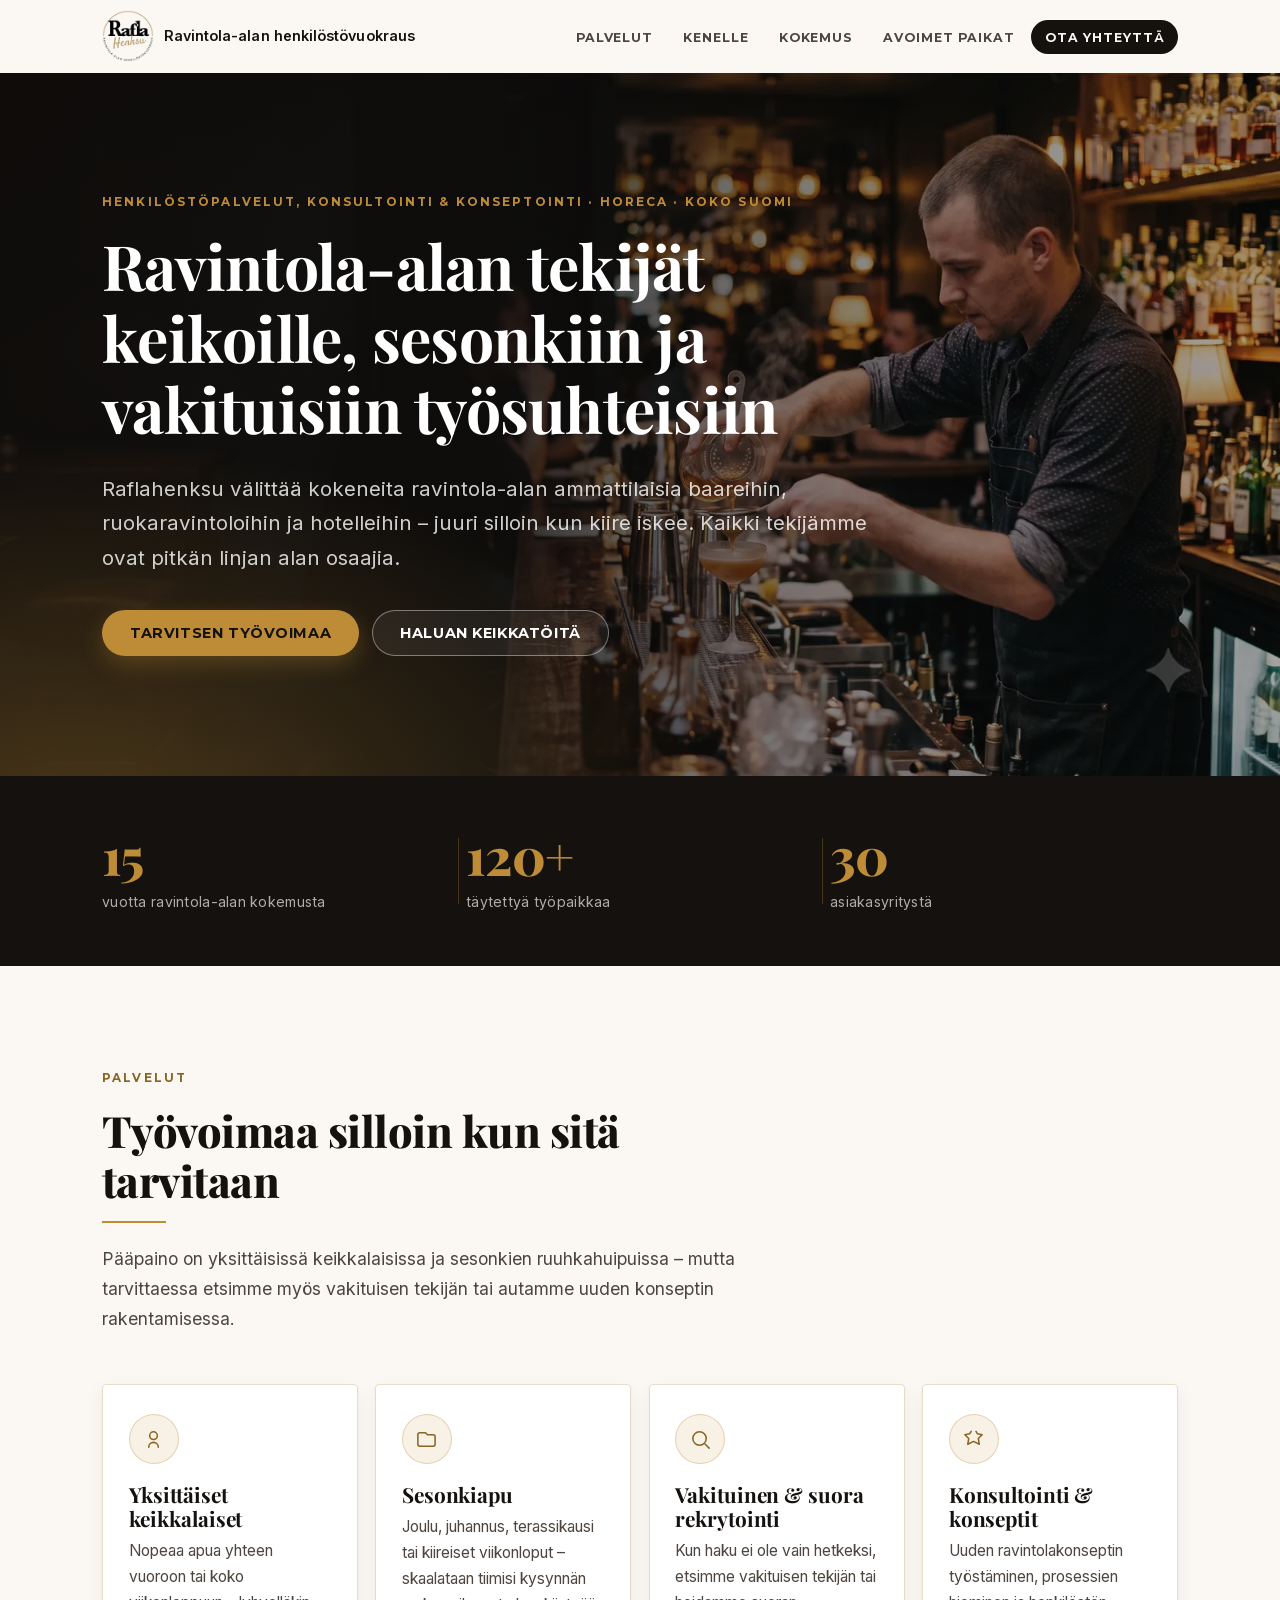
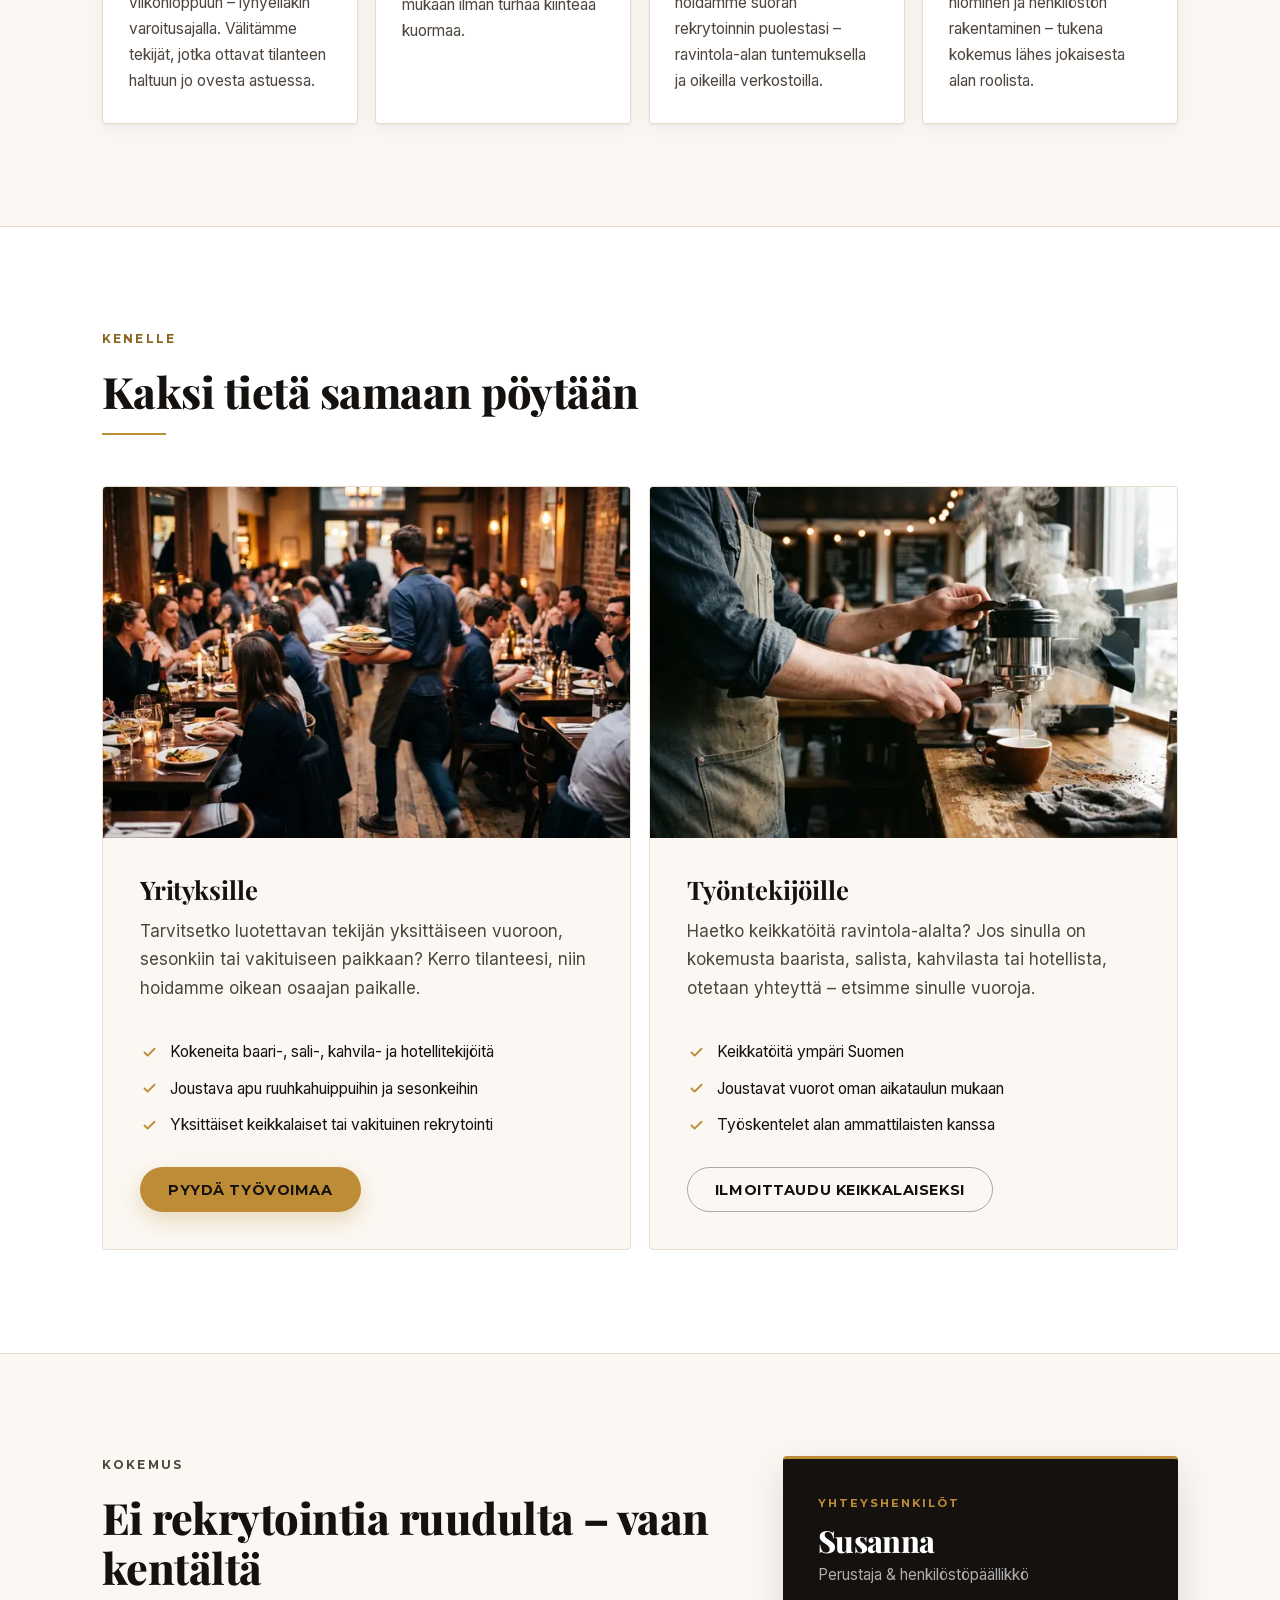
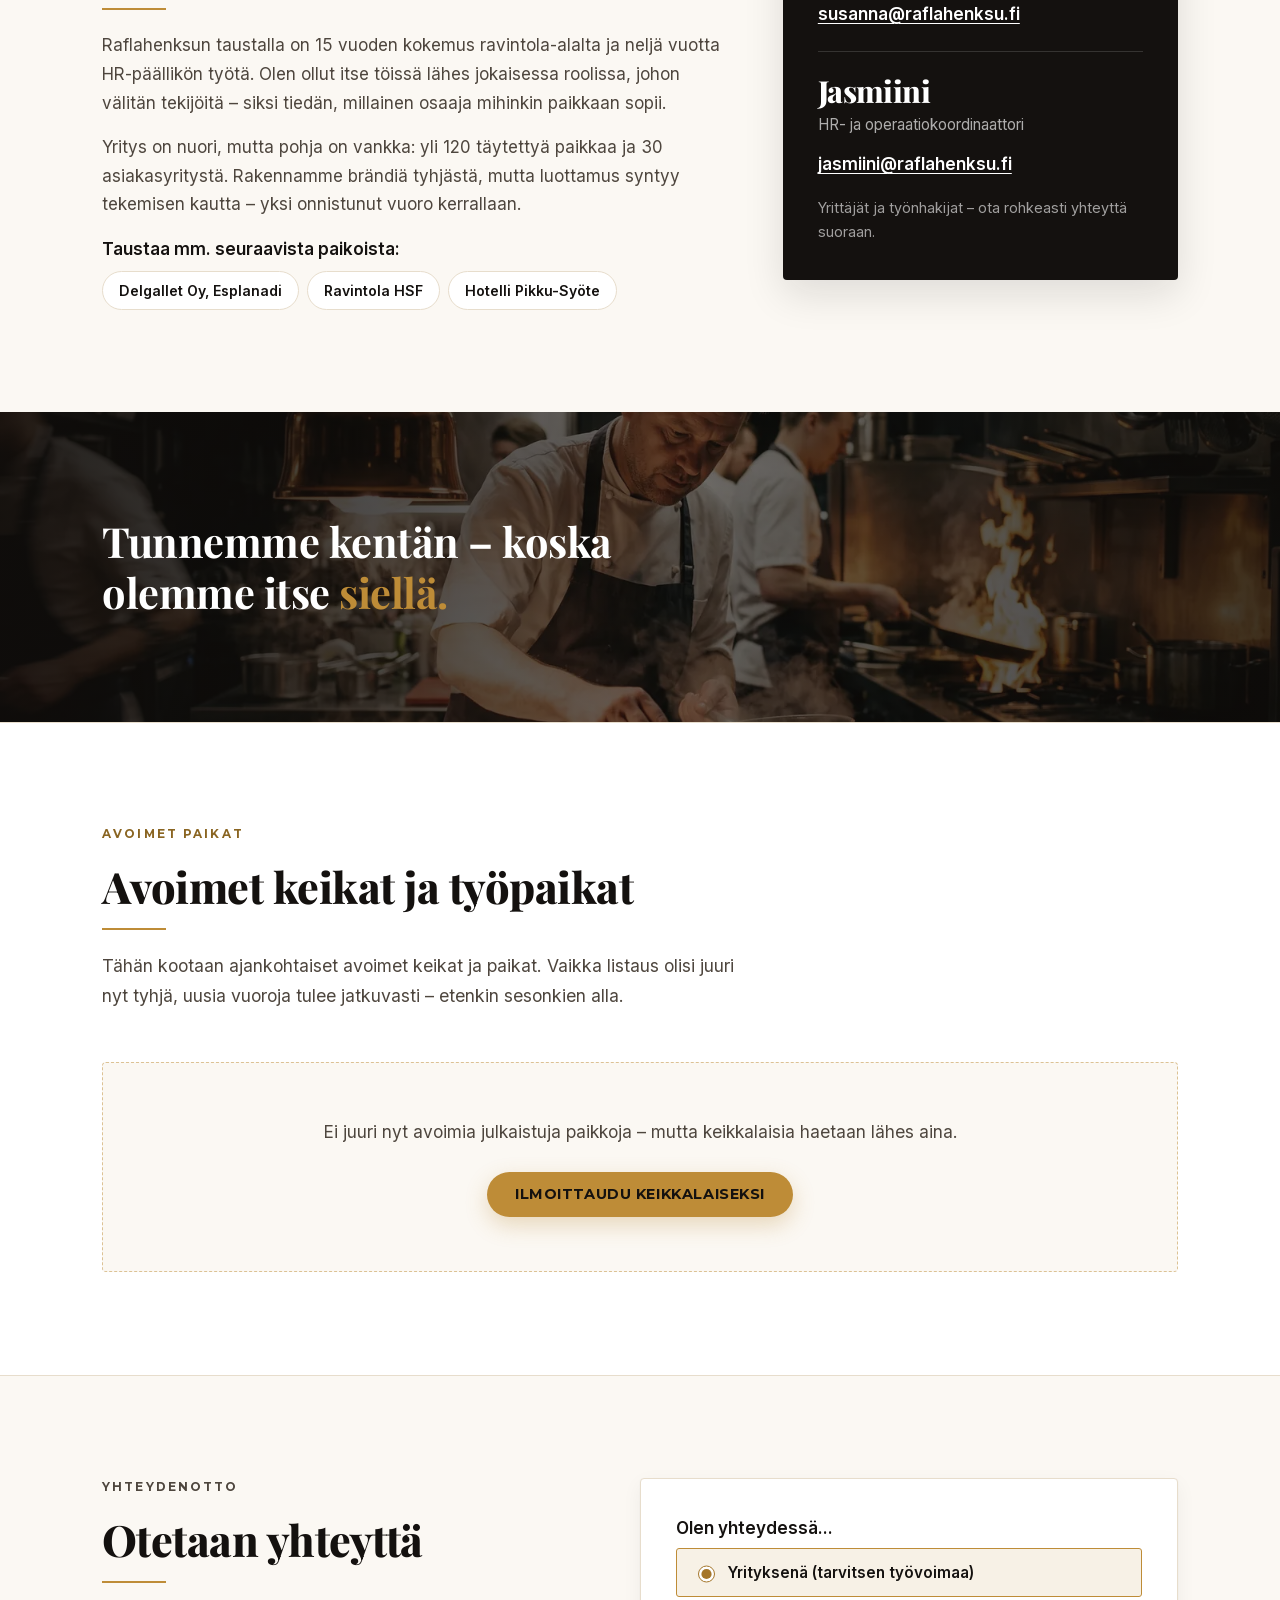
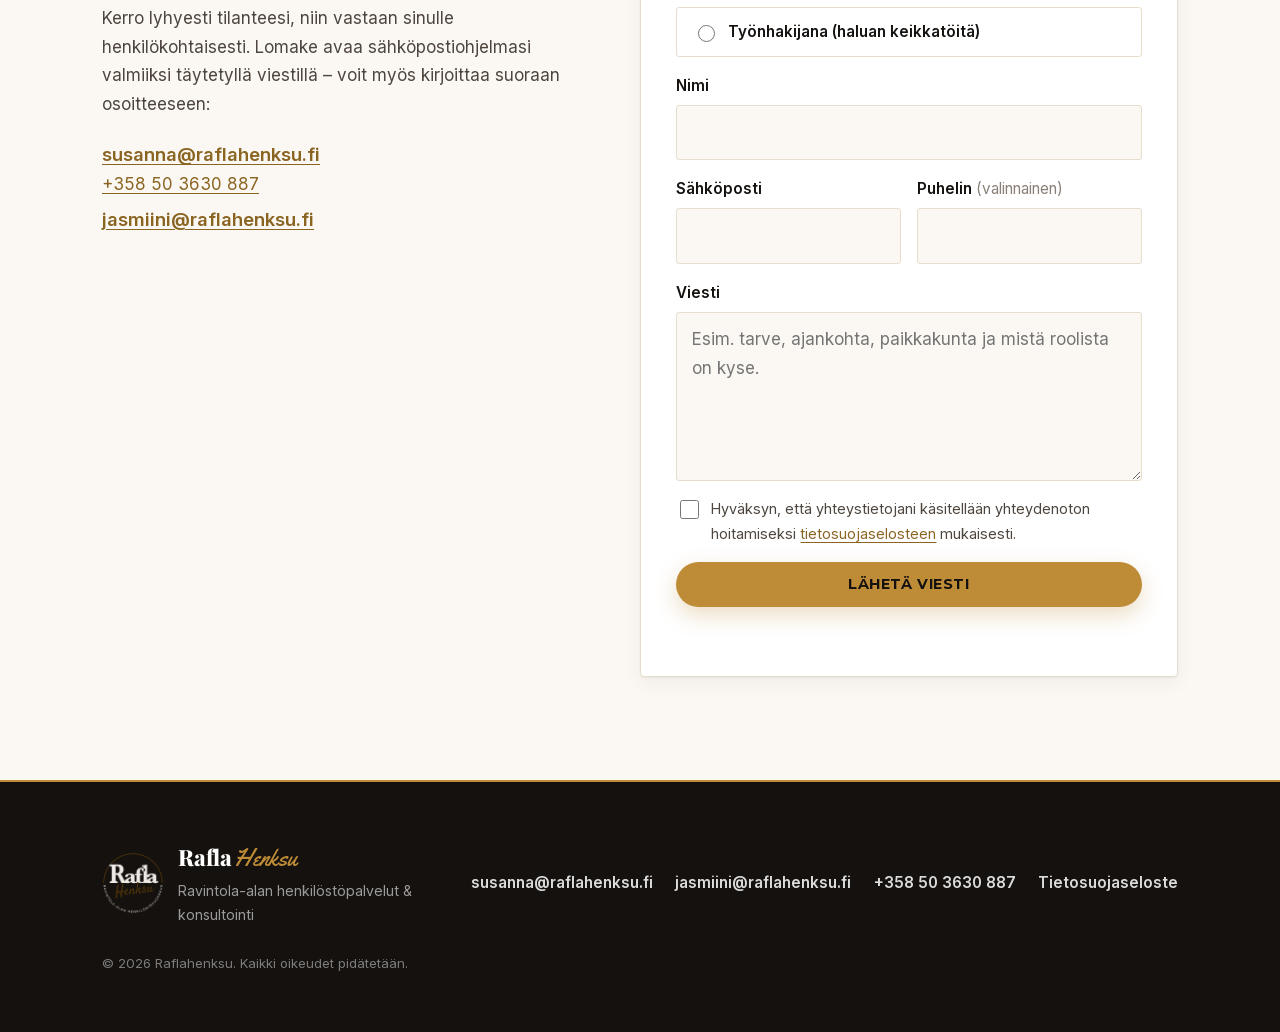
<file: index.html>
<!DOCTYPE html>
<html lang="fi" class="no-js">
<head>
  <meta charset="utf-8">
  <meta name="viewport" content="width=device-width, initial-scale=1">
  <title>Ravintola-alan henkilöstövuokraus ja keikkalaiset | Raflahenksu</title>
  <meta name="description" content="Raflahenksu välittää kokeneita ravintola-alan keikkalaisia baareihin, ruokaravintoloihin ja hotelleihin ympäri Suomen. Sesonkiapua, rekrytointia ja HORECA-konsultointia.">
  <meta name="theme-color" content="#14110F">
  <meta name="robots" content="index,follow,max-image-preview:large,max-snippet:-1">
  <link rel="canonical" href="https://raflahenksu.fi/">

  <!-- Open Graph -->
  <meta property="og:type" content="website">
  <meta property="og:locale" content="fi_FI">
  <meta property="og:site_name" content="Raflahenksu">
  <meta property="og:title" content="Raflahenksu – Ravintola-alan henkilöstöpalvelut ja konsultointi">
  <meta property="og:description" content="Kokeneita ravintola-alan keikkalaisia ja sesonkiapua ympäri Suomen. Ota yhteyttä – rakennamme luotettavan tiimin juuri sinun tarpeeseesi.">
  <meta property="og:url" content="https://raflahenksu.fi/">
  <meta property="og:image" content="https://raflahenksu.fi/og-image.jpg">
  <meta property="og:image:type" content="image/jpeg">
  <meta property="og:image:width" content="1200">
  <meta property="og:image:height" content="630">
  <meta property="og:image:alt" content="Raflahenksu – ravintola-alan henkilöstövuokraus">

  <!-- Twitter / X -->
  <meta name="twitter:card" content="summary_large_image">
  <meta name="twitter:title" content="Raflahenksu – ravintola-alan henkilöstövuokraus">
  <meta name="twitter:description" content="Kokeneita ravintola-alan keikkalaisia ja sesonkiapua ympäri Suomen. Ota yhteyttä – rakennamme luotettavan tiimin juuri sinun tarpeeseesi.">
  <meta name="twitter:image" content="https://raflahenksu.fi/og-image.jpg">
  <meta name="twitter:image:alt" content="Raflahenksu – ravintola-alan henkilöstövuokraus">

  <link rel="icon" type="image/png" sizes="64x64" href="favicon-64.png">
  <link rel="apple-touch-icon" href="apple-touch-icon.png">
  <link rel="preload" href="fonts/playfair-display.woff2" as="font" type="font/woff2" crossorigin>
  <link rel="preload" href="fonts/yellowtail-400.woff2" as="font" type="font/woff2" crossorigin>
  <link rel="preload" href="fonts/inter-400.woff2" as="font" type="font/woff2" crossorigin>
  <link rel="preload" as="image" href="img/hero-1600.webp"
        imagesrcset="img/hero-900.webp 900w, img/hero-1600.webp 1600w" imagesizes="100vw">
  <link rel="stylesheet" href="styles.css">

  <!-- Estä animaatioiden "vilkkuminen" ennen JS:n latautumista -->
  <script>document.documentElement.classList.remove('no-js');document.documentElement.classList.add('js');</script>

  <!-- Rakennettu data: hakukoneita varten -->
  <script type="application/ld+json">
  {
    "@context": "https://schema.org",
    "@graph": [
      {
        "@type": "EmploymentAgency",
        "@id": "https://raflahenksu.fi/#organisaatio",
        "name": "Raflahenksu",
        "alternateName": "Rafla Henksu",
        "description": "Ravintola-alan henkilöstöpalvelut ja konsultointi. Kokeneita keikkalaisia baareihin, ruokaravintoloihin ja hotelleihin ympäri Suomen.",
        "url": "https://raflahenksu.fi/",
        "logo": "https://raflahenksu.fi/logo.png",
        "image": "https://raflahenksu.fi/og-image.jpg",
        "email": "susanna@raflahenksu.fi",
        "telephone": "+358503630887",
        "founder": { "@type": "Person", "name": "Susanna", "jobTitle": "Perustaja & henkilöstöpäällikkö" },
        "areaServed": { "@type": "Country", "name": "Suomi" },
        "knowsAbout": ["Ravintola-ala", "HORECA", "Henkilöstövuokraus", "Keikkatyö", "Rekrytointi", "Ravintolakonsultointi"],
        "contactPoint": [
          {
            "@type": "ContactPoint",
            "contactType": "customer support",
            "name": "Susanna",
            "email": "susanna@raflahenksu.fi",
            "telephone": "+358503630887",
            "availableLanguage": ["fi"]
          },
          {
            "@type": "ContactPoint",
            "contactType": "recruitment",
            "name": "Jasmiini",
            "email": "jasmiini@raflahenksu.fi",
            "availableLanguage": ["fi"]
          }
        ],
        "hasOfferCatalog": {
          "@type": "OfferCatalog",
          "name": "Ravintola-alan henkilöstöpalvelut",
          "itemListElement": [
            { "@type": "Offer", "itemOffered": { "@type": "Service", "name": "Yksittäiset keikkalaiset", "description": "Nopeaa apua yhteen vuoroon tai koko viikonloppuun, lyhyelläkin varoitusajalla." } },
            { "@type": "Offer", "itemOffered": { "@type": "Service", "name": "Sesonkiapu", "description": "Lisäkädet sesonkien ja viikonloppujen ruuhkahuippuihin." } },
            { "@type": "Offer", "itemOffered": { "@type": "Service", "name": "Vakituinen ja suora rekrytointi", "description": "Vakituisen tekijän haku sekä suora rekrytointi ravintola-alan tuntemuksella." } },
            { "@type": "Offer", "itemOffered": { "@type": "Service", "name": "Konsultointi ja konseptit", "description": "Uuden ravintolakonseptin työstäminen, prosessien hiominen ja henkilöstön rakentaminen." } }
          ]
        }
      },
      {
        "@type": "WebSite",
        "@id": "https://raflahenksu.fi/#sivusto",
        "url": "https://raflahenksu.fi/",
        "name": "Raflahenksu",
        "inLanguage": "fi-FI",
        "publisher": { "@id": "https://raflahenksu.fi/#organisaatio" }
      },
      {
        "@type": "WebPage",
        "@id": "https://raflahenksu.fi/#etusivu",
        "url": "https://raflahenksu.fi/",
        "name": "Ravintola-alan henkilöstövuokraus ja keikkalaiset | Raflahenksu",
        "description": "Raflahenksu välittää kokeneita ravintola-alan keikkalaisia baareihin, ruokaravintoloihin ja hotelleihin ympäri Suomen.",
        "inLanguage": "fi-FI",
        "isPartOf": { "@id": "https://raflahenksu.fi/#sivusto" },
        "about": { "@id": "https://raflahenksu.fi/#organisaatio" },
        "primaryImageOfPage": "https://raflahenksu.fi/og-image.jpg"
      }
    ]
  }
  </script>
</head>
<body>
  <a class="skip-link" href="#sisalto">Siirry sisältöön</a>

  <header class="site-header" id="top">
    <div class="wrap header-inner">
      <a class="brand" href="#top" aria-label="Raflahenksu – etusivu">
        <img class="brand-logo" src="logo.webp" alt="" width="52" height="52" fetchpriority="high">
        <span class="brand-text" aria-hidden="true">Ravintola-alan henkilöstövuokraus</span>
      </a>

      <nav class="nav" aria-label="Päävalikko">
        <button class="nav-toggle" aria-expanded="false" aria-controls="nav-menu">
          <span class="nav-toggle-bars" aria-hidden="true"></span>
          <span class="visually-hidden">Valikko</span>
        </button>
        <ul class="nav-menu" id="nav-menu">
          <li><a href="#palvelut">Palvelut</a></li>
          <li><a href="#kenelle">Kenelle</a></li>
          <li><a href="#kokemus">Kokemus</a></li>
          <li><a href="#tyopaikat">Avoimet paikat</a></li>
          <li><a class="nav-cta" href="#yhteys">Ota yhteyttä</a></li>
        </ul>
      </nav>
    </div>
  </header>

  <main id="sisalto">

    <!-- HERO -->
    <section class="hero">
      <img class="hero-photo" src="img/hero-1600.webp"
           srcset="img/hero-900.webp 900w, img/hero-1600.webp 1600w" sizes="100vw"
           alt="Baarimikko valmistaa cocktailia ravintolan baaritiskillä" width="1600" height="893" fetchpriority="high" decoding="async">
      <div class="hero-scrim" aria-hidden="true"></div>
      <div class="wrap hero-inner">
        <p class="eyebrow reveal">Henkilöstöpalvelut, Konsultointi &amp; Konseptointi · HORECA · koko Suomi</p>
        <h1 class="hero-title reveal">Ravintola-alan tekijät<br>keikoille, sesonkiin ja<br>vakituisiin työsuhteisiin</h1>
        <p class="hero-lead reveal">Raflahenksu välittää kokeneita ravintola-alan ammattilaisia baareihin, ruokaravintoloihin ja hotelleihin – juuri silloin kun kiire iskee. Kaikki tekijämme ovat pitkän linjan alan osaajia.</p>
        <div class="hero-actions reveal">
          <a class="btn btn-primary" href="#yhteys" data-role="yritys">Tarvitsen työvoimaa</a>
          <a class="btn btn-ghost" href="#yhteys" data-role="tekija">Haluan keikkatöitä</a>
        </div>
      </div>
    </section>

    <!-- LUVUT / USKOTTAVUUS -->
    <section class="stats" aria-label="Raflahenksu lukuina">
      <div class="wrap stats-grid">
        <div class="stat reveal">
          <span class="stat-num" data-count="15">15</span>
          <span class="stat-label">vuotta ravintola-alan kokemusta</span>
        </div>
        <div class="stat reveal">
          <span class="stat-num" data-count="120" data-suffix="+">120+</span>
          <span class="stat-label">täytettyä työpaikkaa</span>
        </div>
        <div class="stat reveal">
          <span class="stat-num" data-count="30">30</span>
          <span class="stat-label">asiakasyritystä</span>
        </div>
      </div>
    </section>

    <!-- PALVELUT -->
    <section class="section" id="palvelut">
      <div class="wrap">
        <header class="section-head reveal">
          <p class="eyebrow">Palvelut</p>
          <h2>Työvoimaa silloin kun sitä tarvitaan</h2>
          <p class="section-lead">Pääpaino on yksittäisissä keikkalaisissa ja sesonkien ruuhkahuipuissa – mutta tarvittaessa etsimme myös vakituisen tekijän tai autamme uuden konseptin rakentamisessa.</p>
        </header>

        <div class="cards">
          <article class="card reveal">
            <span class="card-icon" aria-hidden="true">
              <svg viewBox="0 0 24 24" fill="none" stroke="currentColor" stroke-width="1.6" stroke-linecap="round" stroke-linejoin="round"><path d="M17 20a5 5 0 0 0-10 0"/><circle cx="12" cy="8" r="4"/></svg>
            </span>
            <h3>Yksittäiset keikkalaiset</h3>
            <p>Nopeaa apua yhteen vuoroon tai koko viikonloppuun – lyhyelläkin varoitusajalla. Välitämme tekijät, jotka ottavat tilanteen haltuun jo ovesta astuessa.</p>
          </article>

          <article class="card reveal">
            <span class="card-icon" aria-hidden="true">
              <svg viewBox="0 0 24 24" fill="none" stroke="currentColor" stroke-width="1.6" stroke-linecap="round" stroke-linejoin="round"><path d="M3 7v10a2 2 0 0 0 2 2h14a2 2 0 0 0 2-2V9a2 2 0 0 0-2-2h-6l-2-2H5a2 2 0 0 0-2 2Z"/></svg>
            </span>
            <h3>Sesonkiapu</h3>
            <p>Joulu, juhannus, terassikausi tai kiireiset viikonloput – skaalataan tiimisi kysynnän mukaan ilman turhaa kiinteää kuormaa.</p>
          </article>

          <article class="card reveal">
            <span class="card-icon" aria-hidden="true">
              <svg viewBox="0 0 24 24" fill="none" stroke="currentColor" stroke-width="1.6" stroke-linecap="round" stroke-linejoin="round"><circle cx="11" cy="11" r="7"/><path d="m21 21-4.3-4.3"/></svg>
            </span>
            <h3>Vakituinen &amp; suora rekrytointi</h3>
            <p>Kun haku ei ole vain hetkeksi, etsimme vakituisen tekijän tai hoidamme suoran rekrytoinnin puolestasi – ravintola-alan tuntemuksella ja oikeilla verkostoilla.</p>
          </article>

          <article class="card reveal">
            <span class="card-icon" aria-hidden="true">
              <svg viewBox="0 0 24 24" fill="none" stroke="currentColor" stroke-width="1.6" stroke-linecap="round" stroke-linejoin="round"><path d="M9.6 3.5 8 6 3 7l4 4-1 6 6-3 6 3-1-6 4-4-5-1-1.4-2.5"/></svg>
            </span>
            <h3>Konsultointi &amp; konseptit</h3>
            <p>Uuden ravintolakonseptin työstäminen, prosessien hiominen ja henkilöstön rakentaminen – tukena kokemus lähes jokaisesta alan roolista.</p>
          </article>
        </div>
      </div>
    </section>

    <!-- KENELLE -->
    <section class="section section-alt" id="kenelle">
      <div class="wrap">
        <header class="section-head reveal">
          <p class="eyebrow">Kenelle</p>
          <h2>Kaksi tietä samaan pöytään</h2>
        </header>

        <div class="split">
          <article class="panel reveal">
            <img class="panel-media" src="img/dining-1080.webp"
                 srcset="img/dining-640.webp 640w, img/dining-1080.webp 1080w"
                 sizes="(min-width:900px) 540px, 100vw"
                 alt="Tarjoilija vie annoksia täydessä ravintolasalissa"
                 width="1080" height="725" loading="lazy" decoding="async">
            <div class="panel-body">
              <h3>Yrityksille</h3>
              <p>Tarvitsetko luotettavan tekijän yksittäiseen vuoroon, sesonkiin tai vakituiseen paikkaan? Kerro tilanteesi, niin hoidamme oikean osaajan paikalle.</p>
              <ul class="ticks">
                <li>Kokeneita baari-, sali-, kahvila- ja hotellitekijöitä</li>
                <li>Joustava apu ruuhkahuippuihin ja sesonkeihin</li>
                <li>Yksittäiset keikkalaiset tai vakituinen rekrytointi</li>
              </ul>
              <a class="btn btn-primary" href="#yhteys" data-role="yritys">Pyydä työvoimaa</a>
            </div>
          </article>

          <article class="panel reveal">
            <img class="panel-media" src="img/cafe-1080.webp"
                 srcset="img/cafe-640.webp 640w, img/cafe-1080.webp 1080w"
                 sizes="(min-width:900px) 540px, 100vw"
                 alt="Barista valmistaa espressoa kahvilan tiskillä"
                 width="1080" height="725" loading="lazy" decoding="async">
            <div class="panel-body">
              <h3>Työntekijöille</h3>
              <p>Haetko keikkatöitä ravintola-alalta? Jos sinulla on kokemusta baarista, salista, kahvilasta tai hotellista, otetaan yhteyttä – etsimme sinulle vuoroja.</p>
              <ul class="ticks">
                <li>Keikkatöitä ympäri Suomen</li>
                <li>Joustavat vuorot oman aikataulun mukaan</li>
                <li>Työskentelet alan ammattilaisten kanssa</li>
              </ul>
              <a class="btn btn-outline" href="#yhteys" data-role="tekija">Ilmoittaudu keikkalaiseksi</a>
            </div>
          </article>
        </div>
      </div>
    </section>

    <!-- KOKEMUS / USKOTTAVUUS -->
    <section class="section" id="kokemus">
      <div class="wrap">
        <div class="about">
          <div class="about-text reveal">
            <p class="eyebrow">Kokemus</p>
            <h2>Ei rekrytointia ruudulta – vaan kentältä</h2>
            <p>Raflahenksun taustalla on 15 vuoden kokemus ravintola-alalta ja neljä vuotta HR-päällikön työtä. Olen ollut itse töissä lähes jokaisessa roolissa, johon välitän tekijöitä – siksi tiedän, millainen osaaja mihinkin paikkaan sopii.</p>
            <p>Yritys on nuori, mutta pohja on vankka: yli 120 täytettyä paikkaa ja 30 asiakasyritystä. Rakennamme brändiä tyhjästä, mutta luottamus syntyy tekemisen kautta – yksi onnistunut vuoro kerrallaan.</p>
            <p class="about-ref">Taustaa mm. seuraavista paikoista:</p>
            <ul class="refs">
              <li>Delgallet Oy, Esplanadi</li>
              <li>Ravintola HSF</li>
              <li>Hotelli Pikku-Syöte</li>
            </ul>
          </div>

          <aside class="about-card reveal">
            <p class="about-card-kicker">Yhteyshenkilöt</p>
            <div class="about-person">
              <p class="about-card-name">Susanna</p>
              <p class="about-card-role">Perustaja &amp; henkilöstöpäällikkö</p>
              <a class="about-card-mail" href="mailto:susanna@raflahenksu.fi">susanna@raflahenksu.fi</a>
            </div>
            <div class="about-person">
              <p class="about-card-name">Jasmiini</p>
              <p class="about-card-role">HR- ja operaatiokoordinaattori</p>
              <a class="about-card-mail" href="mailto:jasmiini@raflahenksu.fi">jasmiini@raflahenksu.fi</a>
            </div>
            <p class="about-card-note">Yrittäjät ja työnhakijat – ota rohkeasti yhteyttä suoraan.</p>
          </aside>
        </div>
      </div>
    </section>

    <!-- KEITTIÖ-KAISTALE -->
    <section class="band" aria-label="Raflahenksu – kentän tuntemus">
      <img class="band-media" src="img/kitchen-1600.webp"
           srcset="img/kitchen-1024.webp 1024w, img/kitchen-1600.webp 1600w" sizes="100vw"
           alt="Kokki viimeistelee annosta ravintolan keittiössä"
           width="1600" height="893" loading="lazy" decoding="async">
      <div class="band-scrim" aria-hidden="true"></div>
      <div class="wrap band-inner reveal">
        <p class="band-text">Tunnemme kentän – koska olemme itse <span>siellä.</span></p>
      </div>
    </section>

    <!-- AVOIMET PAIKAT -->
    <section class="section section-alt" id="tyopaikat">
      <div class="wrap">
        <header class="section-head reveal">
          <p class="eyebrow">Avoimet paikat</p>
          <h2>Avoimet keikat ja työpaikat</h2>
          <p class="section-lead">Tähän kootaan ajankohtaiset avoimet keikat ja paikat. Vaikka listaus olisi juuri nyt tyhjä, uusia vuoroja tulee jatkuvasti – etenkin sesonkien alla.</p>
        </header>

        <div class="jobs reveal">
          <!-- Lisää avoimet paikat tähän .job-korteilla, esim: -->
          <!--
          <article class="job">
            <div>
              <h3 class="job-title">Baarimikko – viikonloppu</h3>
              <p class="job-meta">Helsinki · Keikka · Heti</p>
            </div>
            <a class="btn btn-outline btn-sm" href="#yhteys" data-role="tekija" data-job="Baarimikko – viikonloppu">Hae paikkaa</a>
          </article>
          -->
          <div class="jobs-empty">
            <p>Ei juuri nyt avoimia julkaistuja paikkoja – mutta keikkalaisia haetaan lähes aina.</p>
            <a class="btn btn-primary" href="#yhteys" data-role="tekija">Ilmoittaudu keikkalaiseksi</a>
          </div>
        </div>
      </div>
    </section>

    <!-- YHTEYDENOTTO -->
    <section class="section" id="yhteys">
      <div class="wrap">
        <div class="contact">
          <div class="contact-intro reveal">
            <p class="eyebrow">Yhteydenotto</p>
            <h2>Otetaan yhteyttä</h2>
            <p>Kerro lyhyesti tilanteesi, niin vastaan sinulle henkilökohtaisesti. Lomake avaa sähköpostiohjelmasi valmiiksi täytetyllä viestillä – voit myös kirjoittaa suoraan osoitteeseen:</p>
            <a class="contact-mail" href="mailto:susanna@raflahenksu.fi">susanna@raflahenksu.fi</a><br> <a href="tel:+358503630887">+358 50 3630 887</a> <br>
            <a class="contact-mail" href="mailto:jasmiini@raflahenksu.fi">jasmiini@raflahenksu.fi</a>
          </div>

          <form class="contact-form reveal" id="contact-form" novalidate>
            <fieldset class="role-select">
              <legend>Olen yhteydessä...</legend>
              <label class="chip">
                <input type="radio" name="role" value="yritys" checked>
                <span>Yrityksenä (tarvitsen työvoimaa)</span>
              </label>
              <label class="chip">
                <input type="radio" name="role" value="tekija">
                <span>Työnhakijana (haluan keikkatöitä)</span>
              </label>
            </fieldset>

            <div class="field">
              <label for="name">Nimi</label>
              <input type="text" id="name" name="name" autocomplete="name" required>
            </div>

            <div class="field-row">
              <div class="field">
                <label for="email">Sähköposti</label>
                <input type="email" id="email" name="email" autocomplete="email" required>
              </div>
              <div class="field">
                <label for="phone">Puhelin <span class="opt">(valinnainen)</span></label>
                <input type="tel" id="phone" name="phone" autocomplete="tel">
              </div>
            </div>

            <div class="field">
              <label for="message">Viesti</label>
              <textarea id="message" name="message" rows="5" required placeholder="Esim. tarve, ajankohta, paikkakunta ja mistä roolista on kyse."></textarea>
            </div>

            <label class="consent">
              <input type="checkbox" id="consent" name="consent" required>
              <span>Hyväksyn, että yhteystietojani käsitellään yhteydenoton hoitamiseksi <a href="tietosuoja.html">tietosuojaselosteen</a> mukaisesti.</span>
            </label>

            <button type="submit" class="btn btn-primary btn-block">Lähetä viesti</button>
            <p class="form-note" id="form-note" role="status" aria-live="polite"></p>
          </form>
        </div>
      </div>
    </section>
  </main>

  <footer class="site-footer">
    <div class="wrap footer-inner">
      <div class="footer-brand">
        <img class="footer-logo" src="logo-light.webp" alt="" width="62" height="62" loading="lazy">
        <div>
          <p class="footer-name"><span class="brand-rafla">Rafla</span><span class="brand-henksu">Henksu</span></p>
          <p class="footer-tag">Ravintola-alan henkilöstöpalvelut &amp; konsultointi</p>
        </div>
      </div>
      <div class="footer-links">
        <a href="mailto:susanna@raflahenksu.fi">susanna@raflahenksu.fi</a>
        <a href="mailto:jasmiini@raflahenksu.fi">jasmiini@raflahenksu.fi</a>
        <a href="tel:+358503630887">+358 50 3630 887</a>
        <a href="tietosuoja.html">Tietosuojaseloste</a>
      </div>
      <p class="footer-copy">© <span id="year">2026</span> Raflahenksu. Kaikki oikeudet pidätetään.</p>
    </div>
  </footer>

  <script src="script.js" defer></script>

  <!-- Cloudflare Web Analytics (evästeetön, yksityisyyttä kunnioittava).
       Ota käyttöön: korvaa TOKEN oikealla tunnisteella Cloudflaren hallinnasta,
       ja poista kommenttimerkit. Jos sivusto on CF-proxyn takana, voit myös
       kytkeä automaattisen injektoinnin päälle, jolloin tätä ei tarvita. -->
  <!--
  <script defer src="https://static.cloudflareinsights.com/beacon.min.js"
          data-cf-beacon='{"token": "TOKEN"}'></script>
  -->
</body>
</html>
</file>
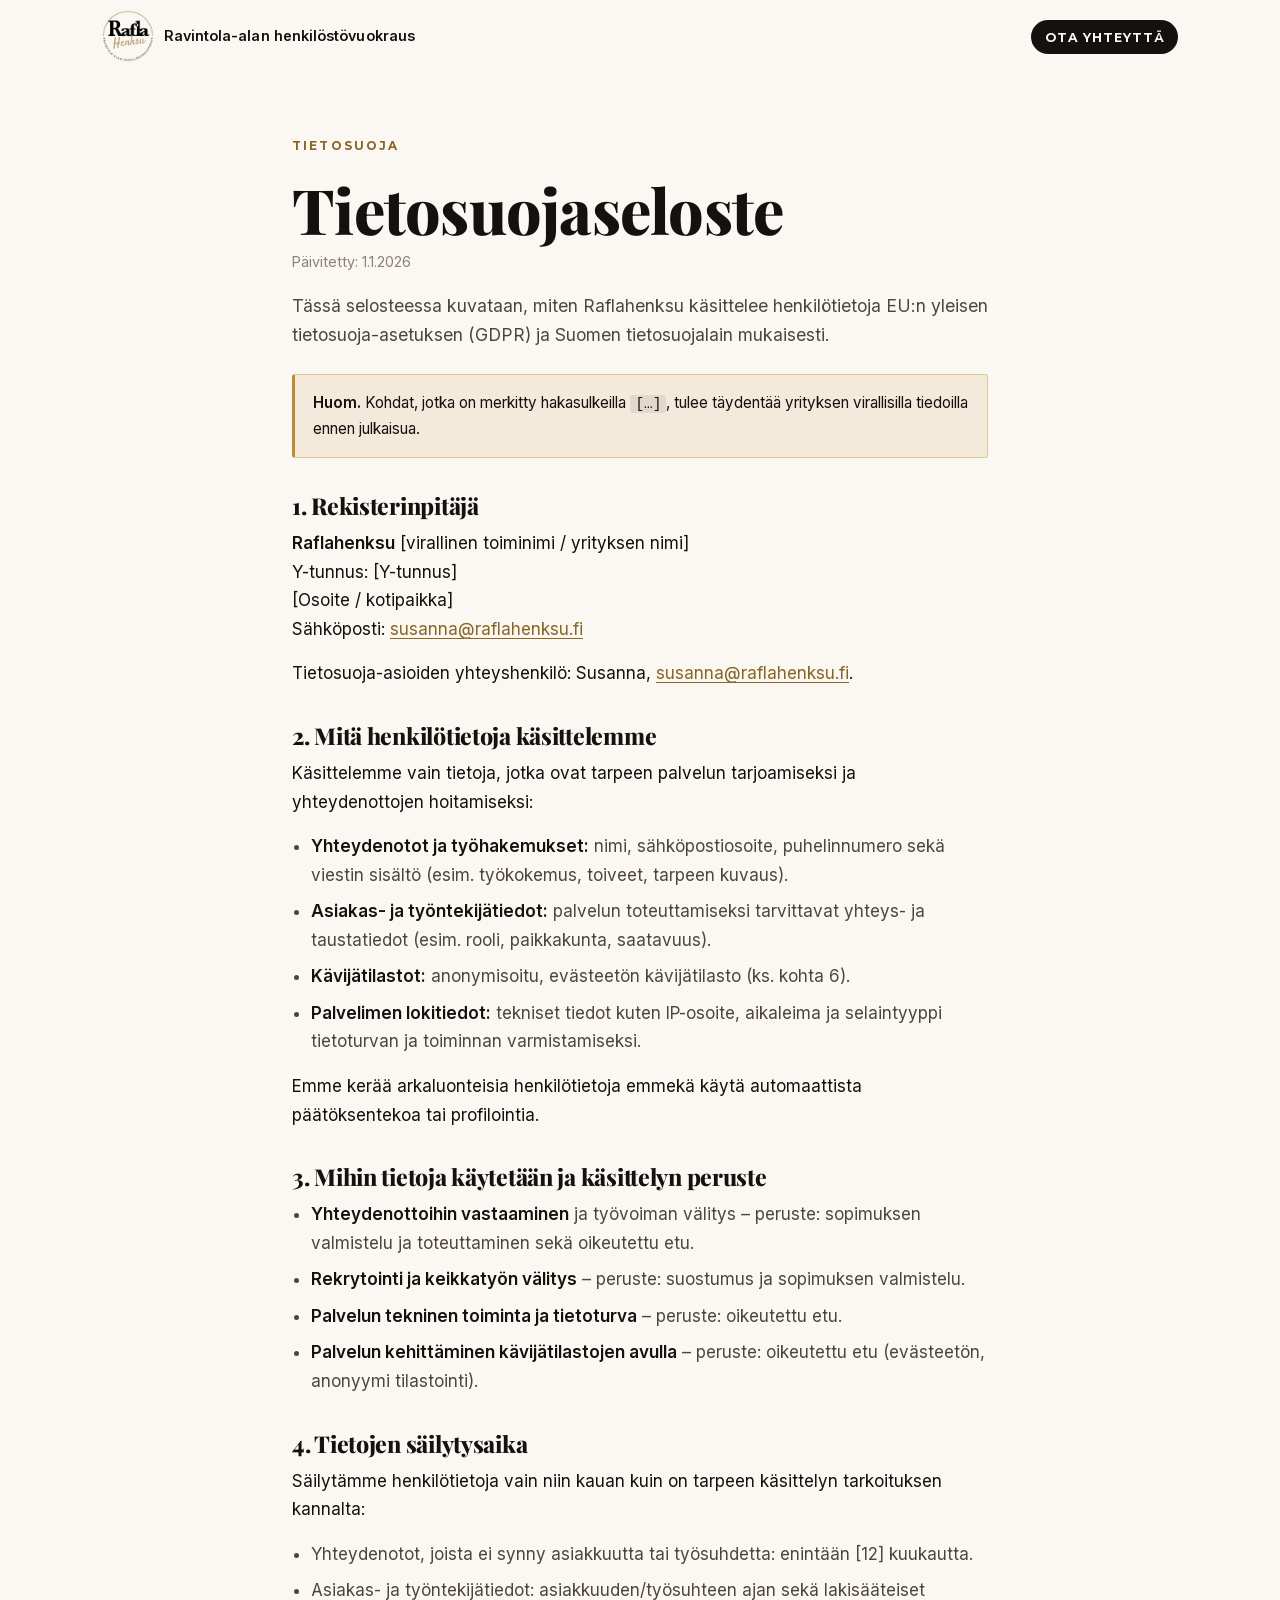
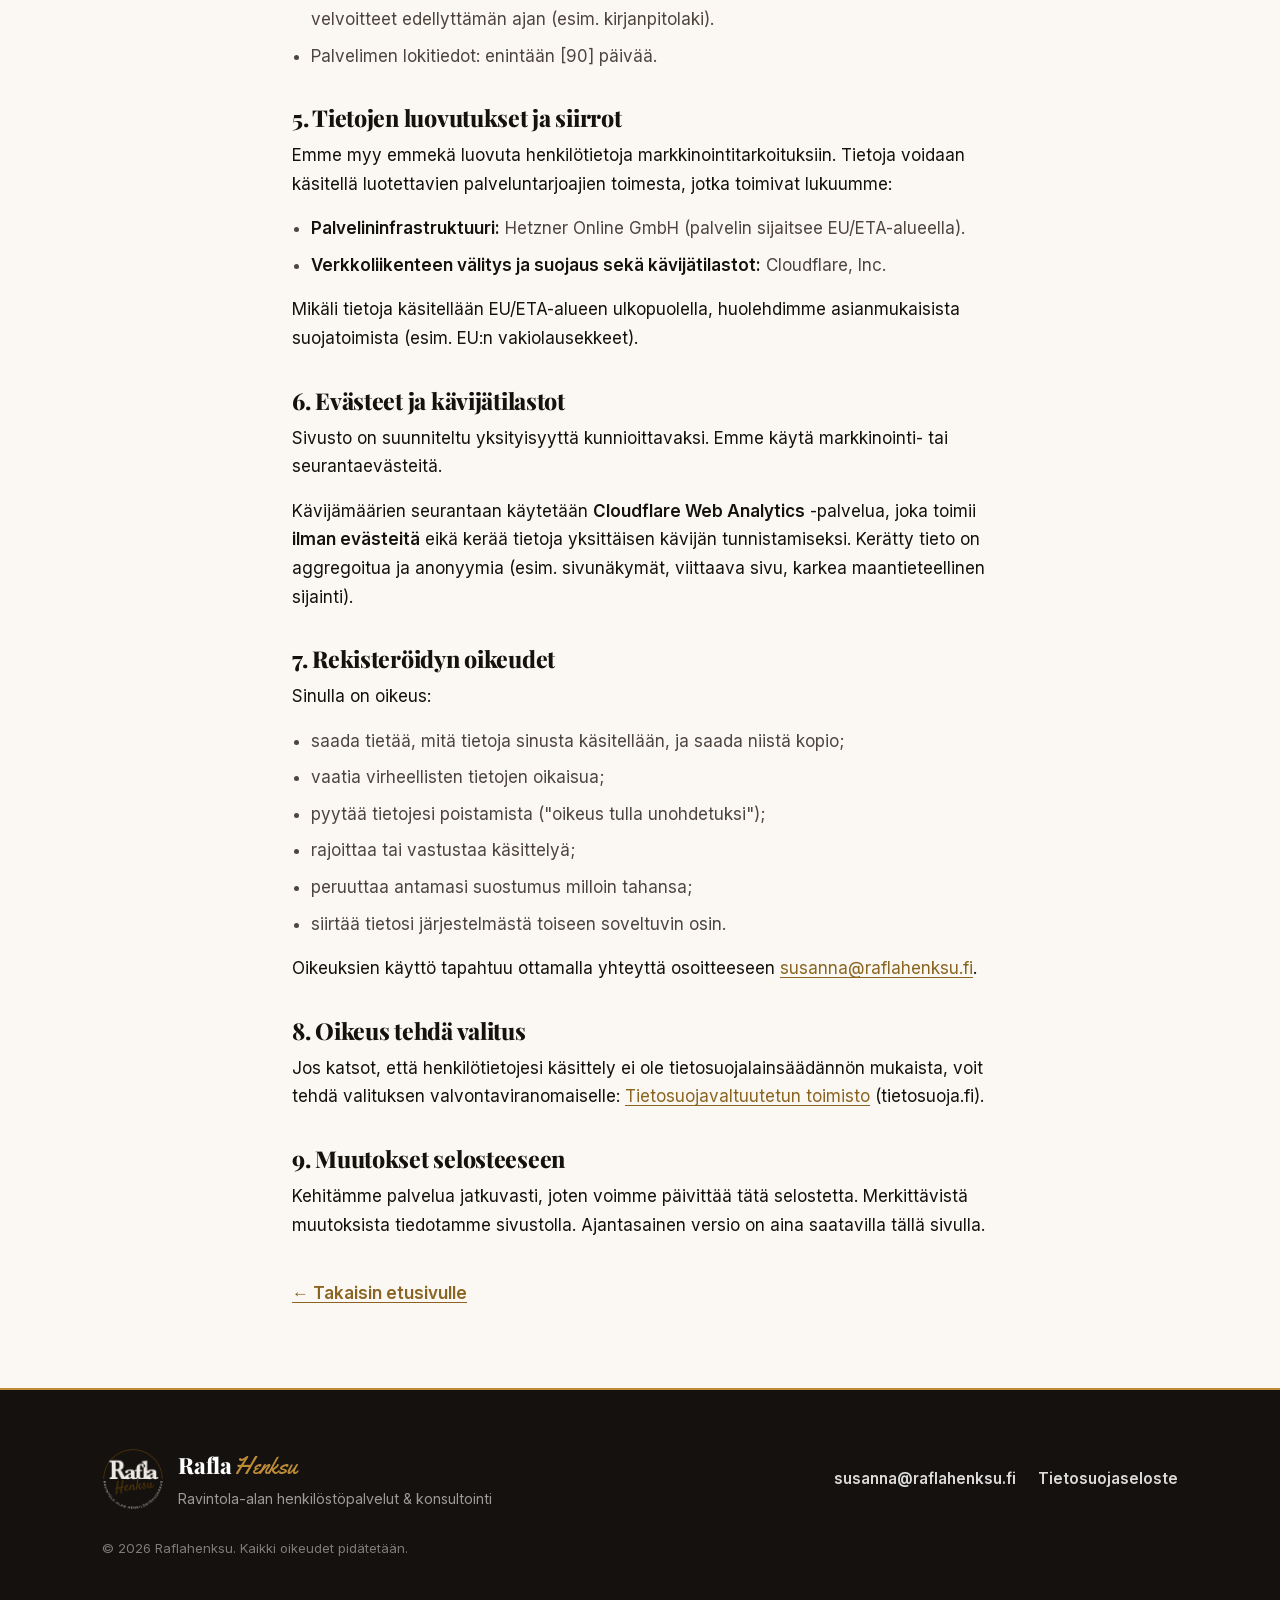
<file: tietosuoja.html>
<!DOCTYPE html>
<html lang="fi" class="no-js">
<head>
  <meta charset="utf-8">
  <meta name="viewport" content="width=device-width, initial-scale=1">
  <title>Tietosuojaseloste – Raflahenksu</title>
  <meta name="description" content="Raflahenksun tietosuojaseloste: mitä henkilötietoja kerätään, mihin niitä käytetään ja mitkä ovat rekisteröidyn oikeudet.">
  <meta name="theme-color" content="#14110F">
  <meta name="robots" content="index,follow,max-image-preview:large">
  <link rel="canonical" href="https://raflahenksu.fi/tietosuoja.html">

  <meta property="og:type" content="article">
  <meta property="og:locale" content="fi_FI">
  <meta property="og:site_name" content="Raflahenksu">
  <meta property="og:title" content="Tietosuojaseloste – Raflahenksu">
  <meta property="og:description" content="Raflahenksun tietosuojaseloste: mitä henkilötietoja kerätään, mihin niitä käytetään ja mitkä ovat rekisteröidyn oikeudet.">
  <meta property="og:url" content="https://raflahenksu.fi/tietosuoja.html">
  <meta property="og:image" content="https://raflahenksu.fi/og-image.jpg">
  <link rel="icon" type="image/png" sizes="64x64" href="favicon-64.png">
  <link rel="apple-touch-icon" href="apple-touch-icon.png">
  <link rel="preload" href="fonts/playfair-display.woff2" as="font" type="font/woff2" crossorigin>
  <link rel="preload" href="fonts/inter-400.woff2" as="font" type="font/woff2" crossorigin>
  <link rel="stylesheet" href="styles.css">
  <script>document.documentElement.classList.remove('no-js');document.documentElement.classList.add('js');</script>

  <script type="application/ld+json">
  {
    "@context": "https://schema.org",
    "@type": "BreadcrumbList",
    "itemListElement": [
      { "@type": "ListItem", "position": 1, "name": "Etusivu", "item": "https://raflahenksu.fi/" },
      { "@type": "ListItem", "position": 2, "name": "Tietosuojaseloste", "item": "https://raflahenksu.fi/tietosuoja.html" }
    ]
  }
  </script>
</head>
<body>
  <a class="skip-link" href="#sisalto">Siirry sisältöön</a>

  <header class="site-header">
    <div class="wrap header-inner">
      <a class="brand" href="index.html" aria-label="Raflahenksu – etusivu">
        <img class="brand-logo" src="logo.webp" alt="" width="52" height="52">
        <span class="brand-text" aria-hidden="true">Ravintola-alan henkilöstövuokraus</span>
      </a>
      <nav class="nav" aria-label="Päävalikko">
        <ul class="nav-menu" id="nav-menu" style="transform:none;visibility:visible;position:static;box-shadow:none;border:0;background:none;padding:0;flex-direction:row">
          <li><a class="nav-cta" href="index.html#yhteys">Ota yhteyttä</a></li>
        </ul>
      </nav>
    </div>
  </header>

  <main id="sisalto" class="legal">
    <div class="wrap legal-wrap">
      <p class="eyebrow">Tietosuoja</p>
      <h1>Tietosuojaseloste</h1>
      <p class="legal-updated">Päivitetty: <time datetime="2026-01-01">1.1.2026</time></p>

      <p class="legal-lead">Tässä selosteessa kuvataan, miten Raflahenksu käsittelee henkilötietoja EU:n yleisen tietosuoja-asetuksen (GDPR) ja Suomen tietosuojalain mukaisesti.</p>

      <div class="legal-note" role="note">
        <strong>Huom.</strong> Kohdat, jotka on merkitty hakasulkeilla <code>[…]</code>, tulee täydentää yrityksen virallisilla tiedoilla ennen julkaisua.
      </div>

      <section>
        <h2>1. Rekisterinpitäjä</h2>
        <p>
          <strong>Raflahenksu</strong> [virallinen toiminimi / yrityksen nimi]<br>
          Y-tunnus: [Y-tunnus]<br>
          [Osoite / kotipaikka]<br>
          Sähköposti: <a href="mailto:susanna@raflahenksu.fi">susanna@raflahenksu.fi</a>
        </p>
        <p>Tietosuoja-asioiden yhteyshenkilö: Susanna, <a href="mailto:susanna@raflahenksu.fi">susanna@raflahenksu.fi</a>.</p>
      </section>

      <section>
        <h2>2. Mitä henkilötietoja käsittelemme</h2>
        <p>Käsittelemme vain tietoja, jotka ovat tarpeen palvelun tarjoamiseksi ja yhteydenottojen hoitamiseksi:</p>
        <ul>
          <li><strong>Yhteydenotot ja työhakemukset:</strong> nimi, sähköpostiosoite, puhelinnumero sekä viestin sisältö (esim. työkokemus, toiveet, tarpeen kuvaus).</li>
          <li><strong>Asiakas- ja työntekijätiedot:</strong> palvelun toteuttamiseksi tarvittavat yhteys- ja taustatiedot (esim. rooli, paikkakunta, saatavuus).</li>
          <li><strong>Kävijätilastot:</strong> anonymisoitu, evästeetön kävijätilasto (ks. kohta 6).</li>
          <li><strong>Palvelimen lokitiedot:</strong> tekniset tiedot kuten IP-osoite, aikaleima ja selaintyyppi tietoturvan ja toiminnan varmistamiseksi.</li>
        </ul>
        <p>Emme kerää arkaluonteisia henkilötietoja emmekä käytä automaattista päätöksentekoa tai profilointia.</p>
      </section>

      <section>
        <h2>3. Mihin tietoja käytetään ja käsittelyn peruste</h2>
        <ul>
          <li><strong>Yhteydenottoihin vastaaminen</strong> ja työvoiman välitys – peruste: sopimuksen valmistelu ja toteuttaminen sekä oikeutettu etu.</li>
          <li><strong>Rekrytointi ja keikkatyön välitys</strong> – peruste: suostumus ja sopimuksen valmistelu.</li>
          <li><strong>Palvelun tekninen toiminta ja tietoturva</strong> – peruste: oikeutettu etu.</li>
          <li><strong>Palvelun kehittäminen kävijätilastojen avulla</strong> – peruste: oikeutettu etu (evästeetön, anonyymi tilastointi).</li>
        </ul>
      </section>

      <section>
        <h2>4. Tietojen säilytysaika</h2>
        <p>Säilytämme henkilötietoja vain niin kauan kuin on tarpeen käsittelyn tarkoituksen kannalta:</p>
        <ul>
          <li>Yhteydenotot, joista ei synny asiakkuutta tai työsuhdetta: enintään [12] kuukautta.</li>
          <li>Asiakas- ja työntekijätiedot: asiakkuuden/työsuhteen ajan sekä lakisääteiset velvoitteet edellyttämän ajan (esim. kirjanpitolaki).</li>
          <li>Palvelimen lokitiedot: enintään [90] päivää.</li>
        </ul>
      </section>

      <section>
        <h2>5. Tietojen luovutukset ja siirrot</h2>
        <p>Emme myy emmekä luovuta henkilötietoja markkinointitarkoituksiin. Tietoja voidaan käsitellä luotettavien palveluntarjoajien toimesta, jotka toimivat lukuumme:</p>
        <ul>
          <li><strong>Palvelininfrastruktuuri:</strong> Hetzner Online GmbH (palvelin sijaitsee EU/ETA-alueella).</li>
          <li><strong>Verkkoliikenteen välitys ja suojaus sekä kävijätilastot:</strong> Cloudflare, Inc.</li>
        </ul>
        <p>Mikäli tietoja käsitellään EU/ETA-alueen ulkopuolella, huolehdimme asianmukaisista suojatoimista (esim. EU:n vakiolausekkeet).</p>
      </section>

      <section>
        <h2>6. Evästeet ja kävijätilastot</h2>
        <p>Sivusto on suunniteltu yksityisyyttä kunnioittavaksi. Emme käytä markkinointi- tai seurantaevästeitä.</p>
        <p>Kävijämäärien seurantaan käytetään <strong>Cloudflare Web Analytics</strong> -palvelua, joka toimii <strong>ilman evästeitä</strong> eikä kerää tietoja yksittäisen kävijän tunnistamiseksi. Kerätty tieto on aggregoitua ja anonyymia (esim. sivunäkymät, viittaava sivu, karkea maantieteellinen sijainti).</p>
      </section>

      <section>
        <h2>7. Rekisteröidyn oikeudet</h2>
        <p>Sinulla on oikeus:</p>
        <ul>
          <li>saada tietää, mitä tietoja sinusta käsitellään, ja saada niistä kopio;</li>
          <li>vaatia virheellisten tietojen oikaisua;</li>
          <li>pyytää tietojesi poistamista ("oikeus tulla unohdetuksi");</li>
          <li>rajoittaa tai vastustaa käsittelyä;</li>
          <li>peruuttaa antamasi suostumus milloin tahansa;</li>
          <li>siirtää tietosi järjestelmästä toiseen soveltuvin osin.</li>
        </ul>
        <p>Oikeuksien käyttö tapahtuu ottamalla yhteyttä osoitteeseen <a href="mailto:susanna@raflahenksu.fi">susanna@raflahenksu.fi</a>.</p>
      </section>

      <section>
        <h2>8. Oikeus tehdä valitus</h2>
        <p>Jos katsot, että henkilötietojesi käsittely ei ole tietosuojalainsäädännön mukaista, voit tehdä valituksen valvontaviranomaiselle: <a href="https://tietosuoja.fi" rel="noopener">Tietosuojavaltuutetun toimisto</a> (tietosuoja.fi).</p>
      </section>

      <section>
        <h2>9. Muutokset selosteeseen</h2>
        <p>Kehitämme palvelua jatkuvasti, joten voimme päivittää tätä selostetta. Merkittävistä muutoksista tiedotamme sivustolla. Ajantasainen versio on aina saatavilla tällä sivulla.</p>
      </section>

      <p class="legal-back"><a href="">← Takaisin etusivulle</a></p>
    </div>
  </main>

  <footer class="site-footer">
    <div class="wrap footer-inner">
      <div class="footer-brand">
        <img class="footer-logo" src="logo-light.webp" alt="" width="62" height="62" loading="lazy">
        <div>
          <p class="footer-name"><span class="brand-rafla">Rafla</span><span class="brand-henksu">Henksu</span></p>
          <p class="footer-tag">Ravintola-alan henkilöstöpalvelut &amp; konsultointi</p>
        </div>
      </div>
      <div class="footer-links">
        <a href="mailto:susanna@raflahenksu.fi">susanna@raflahenksu.fi</a>
        <a href="tietosuoja.html">Tietosuojaseloste</a>
      </div>
      <p class="footer-copy">© <span id="year">2026</span> Raflahenksu. Kaikki oikeudet pidätetään.</p>
    </div>
  </footer>

  <script src="script.js" defer></script>

  <!-- Cloudflare Web Analytics – ks. index.html -->
  <!--
  <script defer src="https://static.cloudflareinsights.com/beacon.min.js"
          data-cf-beacon='{"token": "TOKEN"}'></script>
  -->
</body>
</html>
</file>
<file: styles.css>
/* =========================================================
   Raflahenksu – tyylit
   Ilme: logon mukainen — kulta, syvä musta, lämmin luonnonvalkoinen
   Mobiili ensin · ei ulkoisia riippuvuuksia · nopea latautua
   ========================================================= */

/* ---- Itse-hostatut fontit (ei ulkoisia pyyntöjä, GDPR-ystävällinen) ---- */
@font-face{font-family:'Inter';font-style:normal;font-weight:400;font-display:swap;src:url('fonts/inter-400.woff2') format('woff2');}
@font-face{font-family:'Inter';font-style:normal;font-weight:600;font-display:swap;src:url('fonts/inter-600.woff2') format('woff2');}
@font-face{font-family:'Montserrat';font-style:normal;font-weight:700;font-display:swap;src:url('fonts/montserrat-700.woff2') format('woff2');}
@font-face{font-family:'Montserrat';font-style:normal;font-weight:800;font-display:swap;src:url('fonts/montserrat-800.woff2') format('woff2');}
/* Logon "Rafla" – korkeakontrastinen antiikva */
@font-face{font-family:'Playfair Display';font-style:normal;font-weight:400 900;font-display:swap;src:url('fonts/playfair-display.woff2') format('woff2');}
/* Logon "Henksu" – siveltimenveto */
@font-face{font-family:'Yellowtail';font-style:normal;font-weight:400;font-display:swap;src:url('fonts/yellowtail-400.woff2') format('woff2');}

:root {
  /* Brändipaletti – poimittu suoraan logosta */
  --bg: #FBF8F3;          /* lämmin luonnonvalkoinen */
  --bg-deep: #F4EEE3;     /* pehmeä hiekka */
  --surface: #FFFFFF;
  --ink: #14110F;         /* logon syvä musta */
  --ink-soft: #4E463E;
  --muted: #8A8078;
  --line: #E7DDCC;
  --gold: #BE8C37;        /* logon kulta */
  --gold-deep: #A5762A;
  --gold-ink: #8A6522;    /* tumma kulta – tekstille vaalealla */
  --gold-tint: rgba(190, 140, 55, .12);
  --charcoal: #14110F;    /* tummat osiot */
  --charcoal-2: #1E1915;

  --radius: 4px;
  --radius-sm: 3px;
  --btn-radius: 999px;    /* logon kaaren pyöreys */
  --shadow-sm: 0 1px 2px rgba(20, 17, 15, .05), 0 6px 20px rgba(20, 17, 15, .05);
  --shadow-md: 0 14px 40px rgba(20, 17, 15, .12);

  --wrap: 1140px;
  --pad: clamp(1.1rem, 4vw, 2rem);
  --section-y: clamp(3.6rem, 8vw, 6.5rem);

  --font-body: 'Inter', -apple-system, BlinkMacSystemFont, "Segoe UI", Roboto, "Helvetica Neue", Arial, sans-serif;
  --font-display: 'Playfair Display', Georgia, 'Times New Roman', serif;
  --font-label: 'Montserrat', var(--font-body);
  --font-script: 'Yellowtail', 'Segoe Script', cursive;
}

/* ---------- Perusta ---------- */
*, *::before, *::after { box-sizing: border-box; }

html { -webkit-text-size-adjust: 100%; scroll-behavior: smooth; }
@media (prefers-reduced-motion: reduce) { html { scroll-behavior: auto; } }

body {
  margin: 0;
  font-family: var(--font-body);
  color: var(--ink);
  background: var(--bg);
  line-height: 1.68;
  font-size: 1.0625rem;
  -webkit-font-smoothing: antialiased;
  text-rendering: optimizeLegibility;
}

img, svg { max-width: 100%; display: block; }

h1, h2, h3 { font-family: var(--font-display); line-height: 1.14; letter-spacing: -.012em; margin: 0 0 .5em; font-weight: 800; }
h1 { font-size: clamp(2.2rem, 6.2vw, 3.9rem); }
h2 { font-size: clamp(1.8rem, 4.2vw, 2.7rem); }
h3 { font-size: 1.3rem; font-weight: 700; letter-spacing: -.005em; }
p { margin: 0 0 1rem; }

a { color: var(--gold-ink); text-decoration-thickness: 1px; text-underline-offset: 3px; }
a:hover { color: var(--gold-deep); }

.wrap { width: 100%; max-width: var(--wrap); margin-inline: auto; padding-inline: var(--pad); }

.visually-hidden {
  position: absolute; width: 1px; height: 1px; padding: 0; margin: -1px;
  overflow: hidden; clip: rect(0 0 0 0); white-space: nowrap; border: 0;
}

.skip-link {
  position: absolute; left: 1rem; top: -3rem; z-index: 100;
  background: var(--ink); color: #fff; padding: .6rem 1rem; border-radius: var(--radius-sm);
  transition: top .2s ease;
}
.skip-link:focus { top: 1rem; }

:focus-visible { outline: 2px solid var(--gold); outline-offset: 3px; border-radius: 2px; }

/* ---------- Napit ---------- */
.btn {
  display: inline-flex; align-items: center; justify-content: center; gap: .5rem;
  padding: .9rem 1.7rem; border-radius: var(--btn-radius);
  font-family: var(--font-label); font-weight: 700; font-size: .9rem; line-height: 1;
  letter-spacing: .04em; text-transform: uppercase;
  text-decoration: none; cursor: pointer; border: 1.5px solid transparent;
  transition: transform .15s ease, background-color .15s ease, box-shadow .15s ease, color .15s ease, border-color .15s ease;
  white-space: nowrap;
}
.btn:hover { transform: translateY(-2px); }
.btn:active { transform: translateY(0); }

/* Kulta + syvä musta teksti = logon oma kontrasti */
.btn-primary { background: var(--gold); color: var(--ink); box-shadow: 0 8px 22px rgba(190, 140, 55, .3); }
.btn-primary:hover { background: var(--gold-deep); color: #fff; }

.btn-outline { background: transparent; color: var(--ink); border-color: rgba(20,17,15,.35); }
.btn-outline:hover { background: var(--ink); color: var(--bg); border-color: var(--ink); }

.btn-ghost { background: rgba(255,255,255,.06); color: #fff; border-color: rgba(255,255,255,.4); }
.btn-ghost:hover { background: rgba(255,255,255,.14); border-color: #fff; }

.btn-block { width: 100%; }
.btn-sm { padding: .65rem 1.2rem; font-size: .8rem; }

/* ---------- Header ---------- */
.site-header {
  position: sticky; top: 0; z-index: 50;
  background: rgba(251, 248, 243, .88);
  backdrop-filter: saturate(150%) blur(12px);
  -webkit-backdrop-filter: saturate(150%) blur(12px);
  border-bottom: 1px solid transparent;
  transition: border-color .2s ease, box-shadow .2s ease;
}
.site-header.scrolled { border-bottom-color: rgba(190,140,55,.35); box-shadow: var(--shadow-sm); }

.header-inner { display: flex; align-items: center; justify-content: space-between; min-height: 72px; gap: 1rem; }

.brand { display: inline-flex; align-items: center; gap: .6rem; text-decoration: none; color: var(--ink); }
.brand-logo { width: auto; height: 52px; display: block; flex: 0 0 auto; }
.brand-text {
  font-family: var(--font-body); font-weight: 600; font-size: .9rem;
  color: var(--ink); line-height: 1.25; letter-spacing: .005em;
}
.brand-rafla {
  font-family: var(--font-display); font-weight: 800; font-size: 1.4rem;
  letter-spacing: -.015em; color: var(--ink);
}
.brand-henksu {
  font-family: var(--font-script); font-weight: 400; font-size: 1.5rem;
  color: var(--gold); line-height: 1;
}

.nav-menu { list-style: none; display: flex; align-items: center; gap: .2rem; margin: 0; padding: 0; }
.nav-menu a {
  color: var(--ink-soft); text-decoration: none;
  font-family: var(--font-label); font-weight: 700; font-size: .78rem;
  letter-spacing: .07em; text-transform: uppercase;
  padding: .6rem .85rem; border-radius: var(--btn-radius);
  transition: color .15s ease, background-color .15s ease;
}
.nav-menu a:hover { color: var(--ink); background: var(--gold-tint); }
.nav-menu .nav-cta { background: var(--ink); color: var(--bg); }
.nav-menu .nav-cta:hover { background: var(--gold); color: var(--ink); }

.nav-toggle { display: none; }

/* ---------- Hero ---------- */
.hero { position: relative; color: #fff; overflow: hidden; isolation: isolate; background: var(--charcoal); }
.hero-photo {
  position: absolute; inset: 0; width: 100%; height: 100%;
  object-fit: cover; object-position: 66% center; z-index: -2;
  filter: saturate(.82) contrast(1.02);
}
.hero-scrim {
  position: absolute; inset: 0; z-index: -1;
  background:
    radial-gradient(80% 90% at 6% 108%, rgba(190,140,55,.34), transparent 62%),
    linear-gradient(95deg, rgba(16,13,11,.95) 0%, rgba(16,13,11,.86) 34%, rgba(16,13,11,.5) 64%, rgba(16,13,11,.36) 100%);
}
.hero-inner { position: relative; padding-block: clamp(3.8rem, 12vw, 7.5rem); }
/* teksti pysyy 840px:n mittaisena, mutta lukittuu sivun vasempaan reunaviivaan (ei keskitetty omaksi palstakseen) */
.hero-inner > * { max-width: 840px; }
@media (max-width: 720px) {
  .hero-photo { object-position: 62% center; }
  .hero-scrim { background:
    radial-gradient(90% 80% at 6% 110%, rgba(190,140,55,.30), transparent 64%),
    linear-gradient(180deg, rgba(16,13,11,.74), rgba(16,13,11,.9)); }
}
.hero-title { color: #fff; margin-bottom: .45em; font-weight: 700; }
.hero-title em { font-family: var(--font-script); font-style: normal; font-weight: 400; color: var(--gold); letter-spacing: 0; }
.hero-lead { font-size: clamp(1.05rem, 2.4vw, 1.28rem); color: rgba(255,255,255,.8); max-width: 60ch; }
.hero-actions { display: flex; flex-wrap: wrap; gap: .8rem; margin-top: 2.2rem; }

.eyebrow {
  font-family: var(--font-label);
  text-transform: uppercase; letter-spacing: .18em; font-size: .74rem; font-weight: 700;
  color: var(--gold-ink); margin: 0 0 1.1rem;
}
.hero .eyebrow, .band .eyebrow { color: var(--gold); }

/* ---------- Luvut ---------- */
.stats { background: var(--charcoal); color: #fff; }
.stats-grid {
  display: grid; grid-template-columns: repeat(2, 1fr); gap: 1.8rem 1rem;
  padding-block: clamp(2.4rem, 6vw, 3.4rem);
}
/* pariton viimeinen luku venyy koko riville, jotta se ei jää vasempaan reunaan */
.stat:last-child:nth-child(odd) { grid-column: 1 / -1; }
.stat { text-align: left; position: relative; }
.stat-num {
  display: block; font-family: var(--font-display); font-size: clamp(2.4rem, 6.4vw, 3.2rem);
  font-weight: 800; letter-spacing: -.02em; color: var(--gold); line-height: 1;
}
.stat-label {
  display: block; margin-top: .7rem; color: rgba(255,255,255,.66);
  font-size: .88rem; line-height: 1.4; letter-spacing: .02em;
}

/* ---------- Sektiot ---------- */
.section { padding-block: var(--section-y); scroll-margin-top: 88px; }
.section-alt { background: var(--surface); border-block: 1px solid var(--line); }

.section-head { max-width: 660px; margin-bottom: clamp(2.2rem, 5vw, 3.2rem); }
.section-lead { color: var(--ink-soft); font-size: 1.1rem; }

/* Kultainen viiva otsikoihin – logon kaaren kaiku */
.section h2::after {
  content: ""; display: block; width: 64px; height: 2px; margin-top: 1rem;
  background: var(--gold);
}
.about-card h2::after, .stat h2::after { content: none; }

/* ---------- Kortit ---------- */
.cards { display: grid; grid-template-columns: 1fr; gap: 1.1rem; }
.card {
  background: var(--surface); border: 1px solid var(--line); border-radius: var(--radius);
  padding: 1.8rem 1.6rem; box-shadow: var(--shadow-sm);
  transition: transform .2s ease, box-shadow .2s ease, border-color .2s ease;
}
.card:hover { transform: translateY(-4px); box-shadow: var(--shadow-md); border-color: rgba(190,140,55,.5); }
.card h3 { margin-bottom: .45rem; }
.card p { color: var(--ink-soft); margin: 0; font-size: .97rem; }
.card-icon {
  display: grid; place-items: center; width: 50px; height: 50px; margin-bottom: 1.2rem;
  border-radius: 999px; background: var(--gold-tint); color: var(--gold-ink);
  border: 1px solid rgba(190,140,55,.32);
}
.card-icon svg { width: 23px; height: 23px; }

/* ---------- Kenelle (split) ---------- */
.split { display: grid; grid-template-columns: 1fr; gap: 1.1rem; }
.panel {
  background: var(--bg); border: 1px solid var(--line); border-radius: var(--radius);
  overflow: hidden; display: flex; flex-direction: column;
}
.panel-media { width: 100%; height: auto; aspect-ratio: 3 / 2; object-fit: cover; display: block; }
/* mobiilissa matalampi kuva, ettei se vie koko ruutua */
@media (max-width: 720px) { .panel-media { aspect-ratio: 16 / 9; } }
.panel-body { padding: clamp(1.6rem, 4vw, 2.3rem); display: flex; flex-direction: column; flex: 1; }
.panel-body .btn { align-self: flex-start; margin-top: auto; }
.section-alt .panel { background: var(--bg); }
.panel h3 { font-size: 1.6rem; }
.panel-body > p { color: var(--ink-soft); }
.ticks { list-style: none; margin: 1.3rem 0 1.8rem; padding: 0; display: grid; gap: .65rem; }
.ticks li { position: relative; padding-left: 1.9rem; color: var(--ink); font-size: .97rem; }
.ticks li::before {
  content: ""; position: absolute; left: 0; top: .18rem; width: 1.25rem; height: 1.25rem;
  background: var(--gold);
  -webkit-mask: no-repeat center / 76% url('data:image/svg+xml;utf8,<svg xmlns="http://www.w3.org/2000/svg" viewBox="0 0 24 24" fill="none" stroke="white" stroke-width="3" stroke-linecap="round" stroke-linejoin="round"><path d="M20 6 9 17l-5-5"/></svg>');
  mask: no-repeat center / 76% url('data:image/svg+xml;utf8,<svg xmlns="http://www.w3.org/2000/svg" viewBox="0 0 24 24" fill="none" stroke="white" stroke-width="3" stroke-linecap="round" stroke-linejoin="round"><path d="M20 6 9 17l-5-5"/></svg>');
  border-radius: 999px;
}

/* ---------- Kuvakaistale (band) ---------- */
.band { position: relative; overflow: hidden; isolation: isolate; color: #fff; }
.band-media { position: absolute; inset: 0; width: 100%; height: 100%; object-fit: cover; object-position: center; z-index: -2; filter: saturate(.8); }
.band-scrim {
  position: absolute; inset: 0; z-index: -1;
  background: linear-gradient(90deg, rgba(16,13,11,.9), rgba(16,13,11,.6) 55%, rgba(16,13,11,.8));
}
.band-inner { padding-block: clamp(3.6rem, 10vw, 6.5rem); }
.band-text {
  font-family: var(--font-display); font-weight: 700; margin: 0;
  font-size: clamp(1.6rem, 4.2vw, 2.6rem); line-height: 1.22; letter-spacing: -.012em; max-width: 24ch;
}
.band-text span { color: var(--gold); }

/* ---------- Kokemus / about ---------- */
.about { display: grid; grid-template-columns: 1fr; gap: 1.8rem; align-items: start; }
.about-text p { color: var(--ink-soft); }
.about-ref { color: var(--ink) !important; font-weight: 650; margin-bottom: .5rem; }
.refs { list-style: none; padding: 0; margin: 0; display: flex; flex-wrap: wrap; gap: .5rem; }
.refs li {
  background: var(--surface); border: 1px solid var(--line); border-radius: var(--btn-radius);
  padding: .4rem 1rem; font-size: .88rem; font-weight: 600; color: var(--ink);
}
.about-card {
  background: var(--charcoal); color: #fff; border-radius: var(--radius);
  padding: clamp(1.8rem, 4vw, 2.2rem); box-shadow: var(--shadow-md);
  border-top: 3px solid var(--gold);
}
.about-card-kicker { font-family: var(--font-label); text-transform: uppercase; letter-spacing: .18em; font-size: .7rem; font-weight: 700; color: var(--gold); margin: 0 0 .7rem; }
.about-card-name { font-family: var(--font-display); font-size: 1.9rem; font-weight: 800; margin: 0; letter-spacing: -.02em; line-height: 1.1; }
.about-card-role { color: rgba(255,255,255,.66); margin: .3rem 0 .75rem; font-size: .95rem; }
.about-person + .about-person {
  margin-top: 1.4rem; padding-top: 1.4rem; border-top: 1px solid rgba(255,255,255,.14);
}
.about-card-mail { display: inline-block; color: #fff; font-weight: 650; word-break: break-word; }
.about-card-mail:hover { color: var(--gold); }
.about-card-note { color: rgba(255,255,255,.6); font-size: .9rem; margin: 1.1rem 0 0; }

/* ---------- Työpaikat ---------- */
.jobs { display: grid; gap: .9rem; }
.job {
  display: flex; align-items: center; justify-content: space-between; gap: 1rem; flex-wrap: wrap;
  background: var(--bg); border: 1px solid var(--line); border-left: 3px solid var(--gold);
  border-radius: var(--radius); padding: 1.3rem 1.5rem;
}
.job-title { margin: 0; font-size: 1.25rem; }
.job-meta { margin: .2rem 0 0; color: var(--muted); font-size: .88rem; letter-spacing: .02em; }
.jobs-empty {
  text-align: center; background: var(--bg); border: 1px dashed rgba(190,140,55,.5); border-radius: var(--radius);
  padding: clamp(2.2rem, 6vw, 3.4rem);
}
.jobs-empty p { color: var(--ink-soft); font-size: 1.08rem; margin-bottom: 1.6rem; }

/* ---------- Yhteydenotto ---------- */
.contact { display: grid; grid-template-columns: 1fr; gap: 2rem; }
.contact-intro p { color: var(--ink-soft); }
.contact-mail { display: inline-block; font-size: 1.15rem; font-weight: 700; margin-top: .3rem; word-break: break-word; }

.contact-form {
  background: var(--surface); border: 1px solid var(--line); border-radius: var(--radius);
  padding: clamp(1.5rem, 4vw, 2.2rem); box-shadow: var(--shadow-sm); display: grid; gap: 1rem;
}
.role-select { border: 0; padding: 0; margin: 0; display: grid; gap: .6rem; }
.role-select legend { font-weight: 650; padding: 0; margin-bottom: .3rem; }
.chip { display: flex; align-items: center; gap: .6rem; border: 1.5px solid var(--line); border-radius: var(--radius-sm); padding: .7rem 1rem; cursor: pointer; font-size: .95rem; transition: border-color .15s, background-color .15s; }
.chip:has(input:checked) { border-color: var(--gold); background: var(--gold-tint); }
.chip input { accent-color: var(--gold-deep); width: 1.1rem; height: 1.1rem; }

.field { display: grid; gap: .4rem; }
.field-row { display: grid; grid-template-columns: 1fr; gap: 1rem; }
label { font-weight: 600; font-size: .95rem; }
.opt { color: var(--muted); font-weight: 500; }
input, textarea {
  font: inherit; color: var(--ink); background: var(--bg);
  border: 1.5px solid var(--line); border-radius: var(--radius-sm); padding: .78rem .95rem; width: 100%;
  transition: border-color .15s ease, box-shadow .15s ease;
}
input:focus, textarea:focus { outline: none; border-color: var(--gold); box-shadow: 0 0 0 3px rgba(190,140,55,.2); }
textarea { resize: vertical; }
input[aria-invalid="true"], textarea[aria-invalid="true"] { border-color: #b03a2e; }

.consent { display: flex; gap: .6rem; align-items: flex-start; font-weight: 500; font-size: .9rem; color: var(--ink-soft); }
.consent input { width: 1.2rem; height: 1.2rem; margin-top: .15rem; accent-color: var(--gold-deep); flex: 0 0 auto; }

.form-note { margin: 0; font-size: .95rem; min-height: 1.2em; }
.form-note.ok { color: #1f7a4d; }
.form-note.err { color: #b03a2e; }

/* ---------- Footer ---------- */
.site-footer { background: var(--charcoal); color: #fff; padding-block: clamp(2.6rem, 6vw, 3.6rem); border-top: 2px solid var(--gold); }
.footer-inner { display: grid; gap: 1.6rem; }
.footer-brand { display: flex; align-items: center; gap: .9rem; }
.footer-logo { width: auto; height: 62px; flex: 0 0 auto; opacity: .95; }
.footer-name { margin: 0; display: flex; align-items: baseline; gap: .12em; }
.footer-name .brand-rafla { color: #fff; }
.footer-tag { margin: .15rem 0 0; color: rgba(255,255,255,.58); font-size: .88rem; }
.footer-links { display: flex; flex-wrap: wrap; gap: 1.4rem; }
.footer-links a { color: rgba(255,255,255,.85); text-decoration: none; font-weight: 600; font-size: .95rem; }
.footer-links a:hover { color: var(--gold); text-decoration: underline; }
.footer-copy { margin: 0; color: rgba(255,255,255,.45); font-size: .82rem; }

/* ---------- Tietosuojasivu ---------- */
.legal { padding-block: clamp(2.4rem, 6vw, 4rem); }
.legal-wrap { max-width: 760px; }
.legal h1 { margin-bottom: .3rem; }
.legal-updated { color: var(--muted); font-size: .9rem; margin-top: 0; }
.legal-lead { font-size: 1.1rem; color: var(--ink-soft); }
.legal section { margin-top: 2.2rem; }
.legal h2 { font-size: 1.45rem; margin-bottom: .6rem; }
.legal ul { padding-left: 1.2rem; margin: .5rem 0 1rem; }
.legal li { margin-bottom: .5rem; color: var(--ink-soft); }
.legal li strong { color: var(--ink); }
.legal-note {
  background: var(--gold-tint); border: 1px solid rgba(190,163,36,.45); border-left: 3px solid var(--gold);
  border-radius: var(--radius-sm); padding: .95rem 1.15rem; font-size: .95rem; margin: 1.5rem 0;
}
.legal-note code { background: rgba(20,17,15,.08); padding: .05em .35em; border-radius: 3px; font-size: .95em; }
.legal code { font-family: ui-monospace, SFMono-Regular, Menlo, Consolas, monospace; }
.legal-back { margin-top: 2.5rem; font-weight: 650; }

/* ---------- Reveal-animaatio ---------- */
.js .reveal { opacity: 0; transform: translateY(18px); transition: opacity .6s ease, transform .6s ease; }
.js .reveal.in { opacity: 1; transform: none; }
@media (prefers-reduced-motion: reduce) {
  .js .reveal { opacity: 1; transform: none; transition: none; }
}

/* =========================================================
   Responsiivisuus
   ========================================================= */
@media (min-width: 640px) {
  .field-row { grid-template-columns: 1fr 1fr; }
  .cards { grid-template-columns: repeat(2, 1fr); }
}

@media (min-width: 900px) {
  .stats-grid { grid-template-columns: repeat(3, 1fr); }
  .stat:last-child:nth-child(odd) { grid-column: auto; }
  .stat + .stat::before {
    content: ""; position: absolute; left: -.5rem; top: 10%; bottom: 10%;
    width: 1px; background: rgba(190,140,55,.3);
  }
  .cards { grid-template-columns: repeat(4, 1fr); }
  .split { grid-template-columns: 1fr 1fr; }
  .about { grid-template-columns: 1.6fr 1fr; gap: 3rem; }
  .contact { grid-template-columns: 1fr 1.1fr; gap: 3rem; align-items: start; }
  .footer-inner { grid-template-columns: 1fr auto; align-items: center; }
  .footer-copy { grid-column: 1 / -1; }
}

/* ---------- Mobiilivalikko ---------- */
@media (max-width: 820px) {
  .nav-toggle {
    display: inline-flex; align-items: center; justify-content: center;
    width: 44px; height: 44px; border: 1px solid var(--line); border-radius: 999px;
    background: var(--surface); cursor: pointer; position: relative; z-index: 60;
  }
  .nav-toggle-bars, .nav-toggle-bars::before, .nav-toggle-bars::after {
    content: ""; display: block; width: 20px; height: 2px; background: var(--ink);
    border-radius: 2px; transition: transform .2s ease, opacity .2s ease;
  }
  .nav-toggle-bars::before { position: absolute; transform: translateY(-6px); }
  .nav-toggle-bars::after { position: absolute; transform: translateY(6px); }
  .nav-toggle[aria-expanded="true"] .nav-toggle-bars { background: transparent; }
  .nav-toggle[aria-expanded="true"] .nav-toggle-bars::before { transform: rotate(45deg); }
  .nav-toggle[aria-expanded="true"] .nav-toggle-bars::after { transform: rotate(-45deg); }

  .nav-menu {
    position: fixed; inset: 72px 0 auto 0;
    flex-direction: column; align-items: stretch; gap: .2rem;
    background: var(--surface); border-bottom: 1px solid var(--line);
    padding: 1rem var(--pad) 1.4rem; box-shadow: var(--shadow-md);
    transform: translateY(-140%); transition: transform .28s ease; visibility: hidden;
  }
  .nav-menu.open { transform: translateY(0); visibility: visible; }
  .nav-menu a { padding: .9rem 1rem; font-size: .9rem; }
  .nav-menu .nav-cta { text-align: center; margin-top: .5rem; }

  .brand-logo { height: 46px; }
}

@media (max-width: 560px) {
  /* teksti jää näkyviin myös mobiilissa, pienempänä ja tarvittaessa kahdelle riville */
  .brand-text { font-size: .72rem; line-height: 1.25; }
}
</file>
